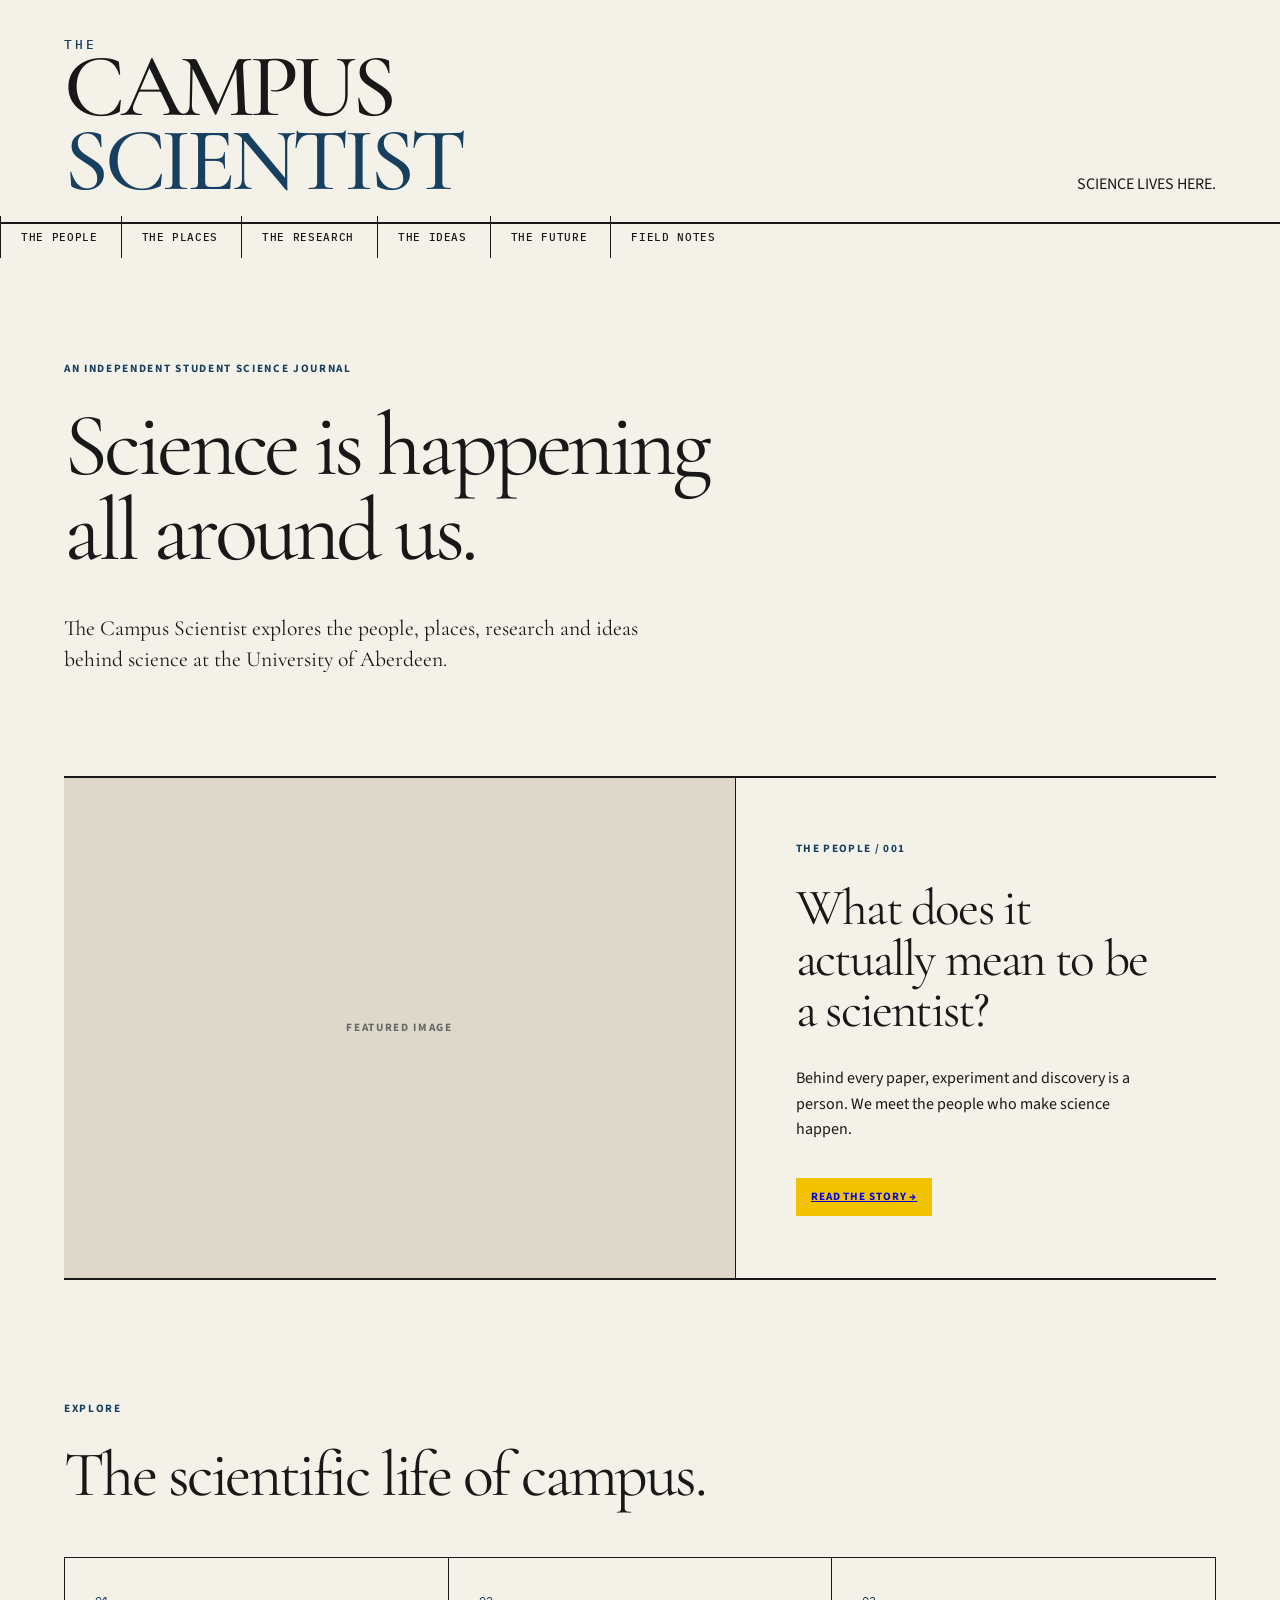
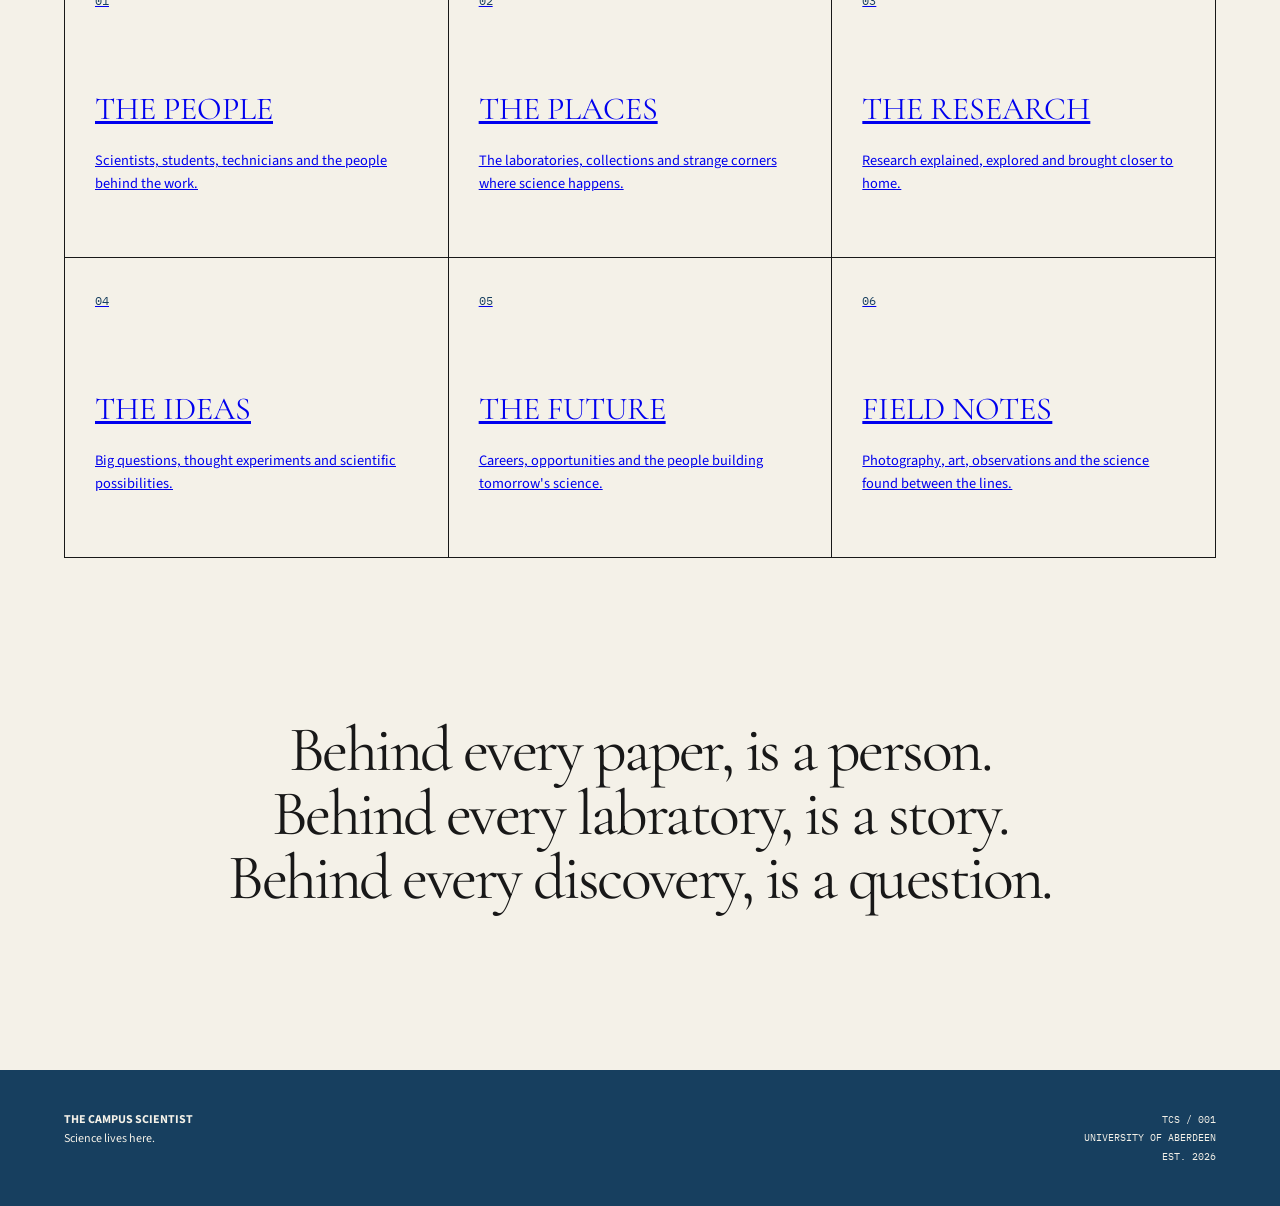
<file: index.html>
<!DOCTYPE html>
<html lang="en">
<head>
    <meta charset="UTF-8">
    <meta name="viewport" content="width=device-width, initial-scale=1.0">

    <title>The Campus Scientist</title>

    <meta name="description" content="The Campus Scientist — exploring the people, places, research and ideas behind science.">
<link rel="preconnect" href="https://fonts.googleapis.com">
<link rel="preconnect" href="https://fonts.gstatic.com" crossorigin>

<link href="https://fonts.googleapis.com/css2?family=Cormorant+Garamond:wght@400;500;600&family=IBM+Plex+Mono:wght@400;500&family=Source+Sans+3:wght@400;500;600;700&display=swap" rel="stylesheet">
    <link rel="stylesheet" href="css/style.css">
</head>

<body>

    <!-- HEADER -->
    <header class="site-header">

        <div class="brand">
    <a href="index.html">
        <span class="brand-small">THE</span>
        <span class="brand-main">CAMPUS</span>
        <span class="brand-main scientist">SCIENTIST</span>
    </a>
</div>

        <div class="tagline">
            SCIENCE LIVES HERE.
        </div>

    </header>


    <!-- NAVIGATION -->
    <nav class="main-nav">

        <a href="people.html">THE PEOPLE</a>
        <a href="places.html">THE PLACES</a>
        <a href="research.html">THE RESEARCH</a>
        <a href="ideas.html">THE IDEAS</a>
        <a href="future.html">THE FUTURE</a>
        <a href="field-notes.html">FIELD NOTES</a>

    </nav>


    <!-- MAIN CONTENT -->
    <main>

        <!-- INTRODUCTION -->
        <section class="intro">

            <p class="eyebrow">AN INDEPENDENT STUDENT SCIENCE JOURNAL</p>

            <h1>
                Science is happening<br>
                all around us.
            </h1>

            <p class="intro-text">
                The Campus Scientist explores the people, places, research
                and ideas behind science at the University of Aberdeen.
            </p>

        </section>


        <!-- FEATURED STORY -->
        <section class="featured">

            <div class="featured-image">
                <div class="image-placeholder">
                    FEATURED IMAGE
                </div>
            </div>

            <div class="featured-text">

                <p class="section-label">THE PEOPLE / 001</p>

                <h2>
                    What does it actually mean to be a scientist?
                </h2>

                <p>
                    Behind every paper, experiment and discovery is a person.
                    We meet the people who make science happen.
                </p>

                <a class="read-more" href="#">
                    READ THE STORY →
                </a>

            </div>

        </section>


        <!-- SECTION GRID -->
        <section class="section-introduction">

            <p class="eyebrow">EXPLORE</p>

            <h2>The scientific life of campus.</h2>

        </section>


        <section class="section-grid">

            <a href="people.html" class="section-card">
                <span>01</span>
                <h3>THE PEOPLE</h3>
                <p>Scientists, students, technicians and the people behind the work.</p>
            </a>

            <a href="places.html" class="section-card">
                <span>02</span>
                <h3>THE PLACES</h3>
                <p>The laboratories, collections and strange corners where science happens.</p>
            </a>

            <a href="research.html" class="section-card">
                <span>03</span>
                <h3>THE RESEARCH</h3>
                <p>Research explained, explored and brought closer to home.</p>
            </a>

            <a href="ideas.html" class="section-card">
                <span>04</span>
                <h3>THE IDEAS</h3>
                <p>Big questions, thought experiments and scientific possibilities.</p>
            </a>

            <a href="future.html" class="section-card">
                <span>05</span>
                <h3>THE FUTURE</h3>
                <p>Careers, opportunities and the people building tomorrow's science.</p>
            </a>

            <a href="field-notes.html" class="section-card">
                <span>06</span>
                <h3>FIELD NOTES</h3>
                <p>Photography, art, observations and the science found between the lines.</p>
            </a>

        </section>


        <!-- EDITORIAL STATEMENT -->
        <section class="statement">

            <p>
                Behind every paper, is a person.<br>
                Behind every labratory, is a story.<br>
                Behind every discovery, is a question.
            </p>

        </section>

    </main>


    <!-- FOOTER -->
    <footer>

        <div>
            <strong>THE CAMPUS SCIENTIST</strong>
            <br>
            Science lives here.
        </div>

        <div class="footer-meta">
            TCS / 001<br>
            UNIVERSITY OF ABERDEEN<br>
            EST. 2026
        </div>

    </footer>

</body>
</html>
</file>
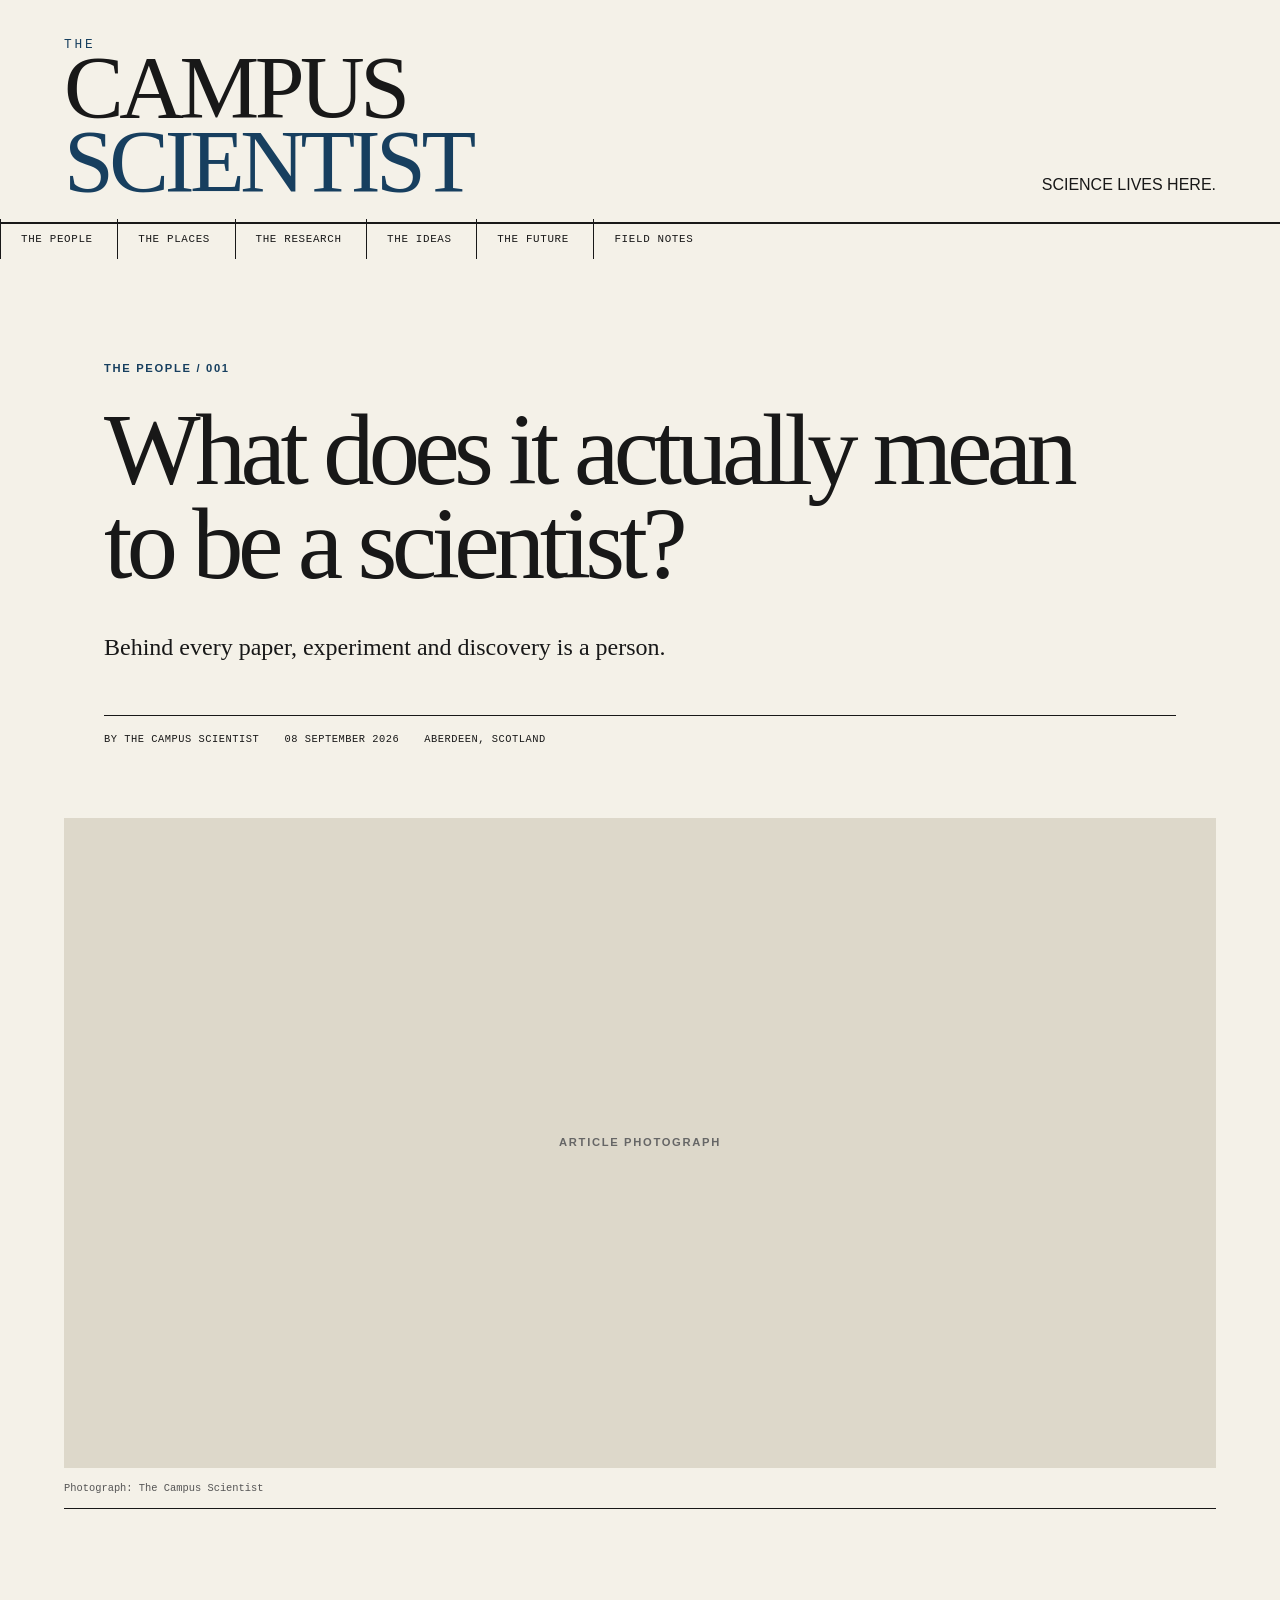
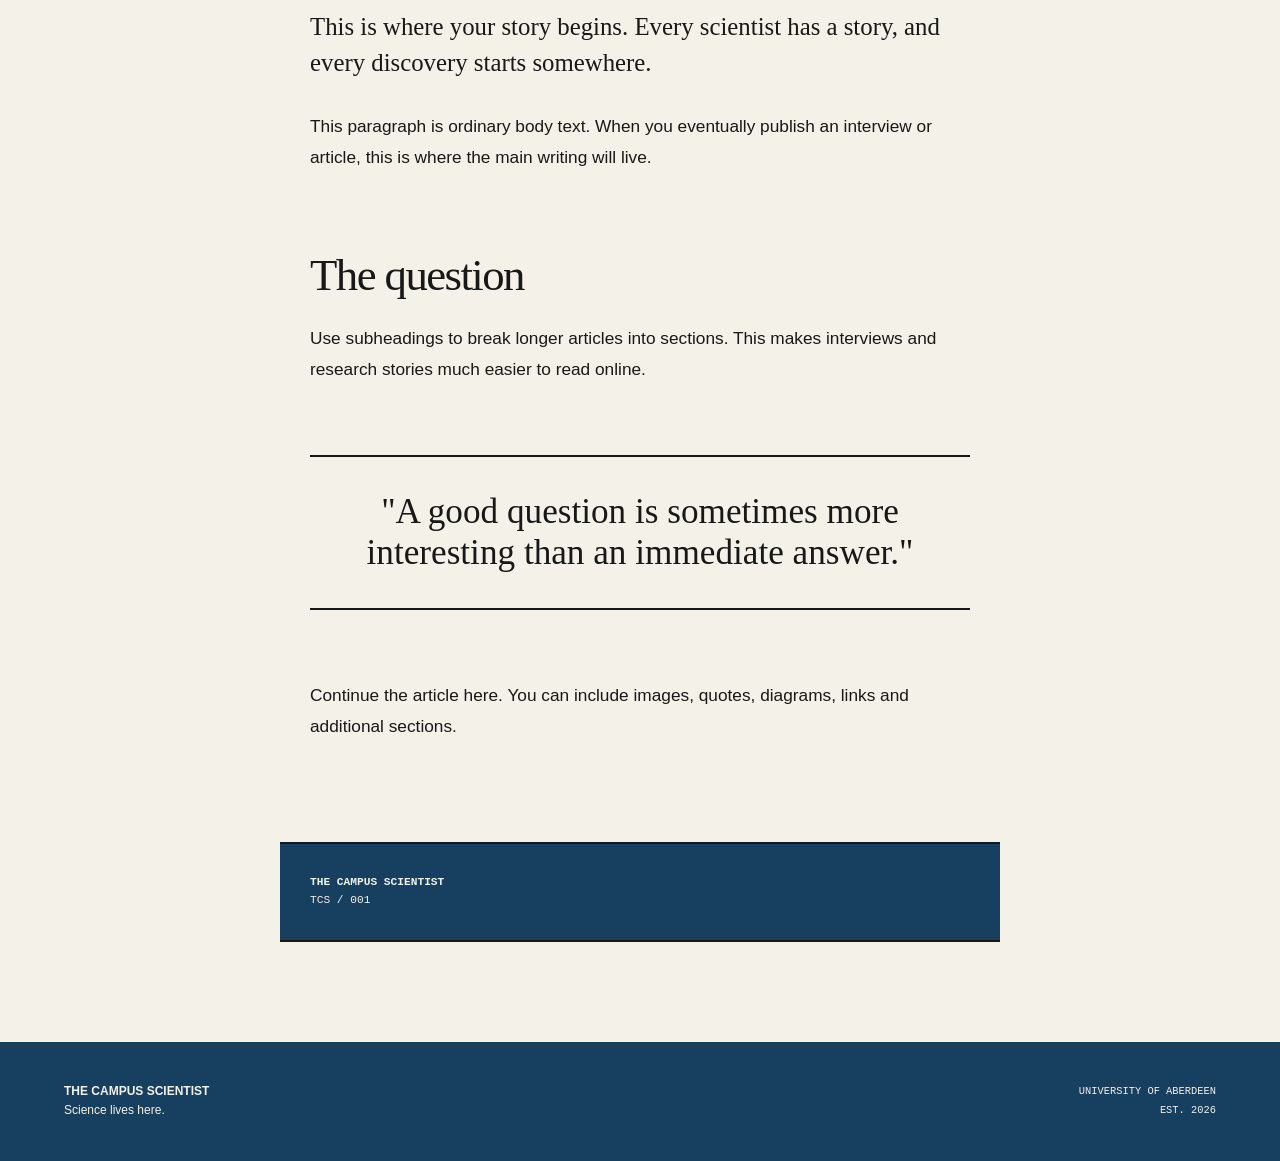
<file: article.html>
<!DOCTYPE html>
<html lang="en">

<head>
    <meta charset="UTF-8">
    <meta name="viewport" content="width=device-width, initial-scale=1.0">

    <title>Article Title — The Campus Scientist</title>

    <meta name="description"
          content="A story from The Campus Scientist.">

    <link rel="stylesheet" href="css/style.css">
</head>

<body>

    <!-- HEADER -->

    <header class="site-header">

       <div class="brand">
    <a href="index.html">
        <span class="brand-small">THE</span>
        <span class="brand-main">CAMPUS</span>
        <span class="brand-main scientist">SCIENTIST</span>
    </a>
</div>

        <div class="tagline">
            SCIENCE LIVES HERE.
        </div>

    </header>


    <!-- NAVIGATION -->

    <nav class="main-nav">

        <a href="people.html">THE PEOPLE</a>
        <a href="places.html">THE PLACES</a>
        <a href="research.html">THE RESEARCH</a>
        <a href="ideas.html">THE IDEAS</a>
        <a href="future.html">THE FUTURE</a>
        <a href="field-notes.html">FIELD NOTES</a>

    </nav>


    <!-- ARTICLE -->

    <main>

        <article class="article">

            <!-- ARTICLE METADATA -->

            <header class="article-header">

                <p class="eyebrow">
                    THE PEOPLE / 001
                </p>

                <h1>
                    What does it actually mean to be a scientist?
                </h1>

                <p class="article-subtitle">
                    Behind every paper, experiment and discovery
                    is a person.
                </p>

                <div class="article-meta">

                    <span>
                        BY THE CAMPUS SCIENTIST
                    </span>

                    <span>
                        08 SEPTEMBER 2026
                    </span>

                    <span>
                        ABERDEEN, SCOTLAND
                    </span>

                </div>

            </header>


            <!-- HERO IMAGE -->

            <div class="article-image">

                <div class="image-placeholder">
                    ARTICLE PHOTOGRAPH
                </div>

                <p class="image-caption">
                    Photograph: The Campus Scientist
                </p>

            </div>


            <!-- ARTICLE CONTENT -->

            <div class="article-content">

                <p class="article-intro">
                    This is where your story begins.
                    Every scientist has a story, and every discovery
                    starts somewhere.
                </p>


                <p>
                    This paragraph is ordinary body text. When you
                    eventually publish an interview or article, this is
                    where the main writing will live.
                </p>


                <h2>
                    The question
                </h2>


                <p>
                    Use subheadings to break longer articles into
                    sections. This makes interviews and research stories
                    much easier to read online.
                </p>


                <blockquote>
                    "A good question is sometimes more interesting
                    than an immediate answer."
                </blockquote>


                <p>
                    Continue the article here. You can include images,
                    quotes, diagrams, links and additional sections.
                </p>

            </div>


            <!-- ARTICLE END -->

            <footer class="article-footer">

                <p>
                    <strong>THE CAMPUS SCIENTIST</strong>
                    <br>
                    TCS / 001
                </p>

            </footer>

        </article>

    </main>


    <!-- SITE FOOTER -->

    <footer>

        <div>
            <strong>THE CAMPUS SCIENTIST</strong>
            <br>
            Science lives here.
        </div>

        <div class="footer-meta">
            UNIVERSITY OF ABERDEEN<br>
            EST. 2026
        </div>

    </footer>

</body>
</html>
</file>
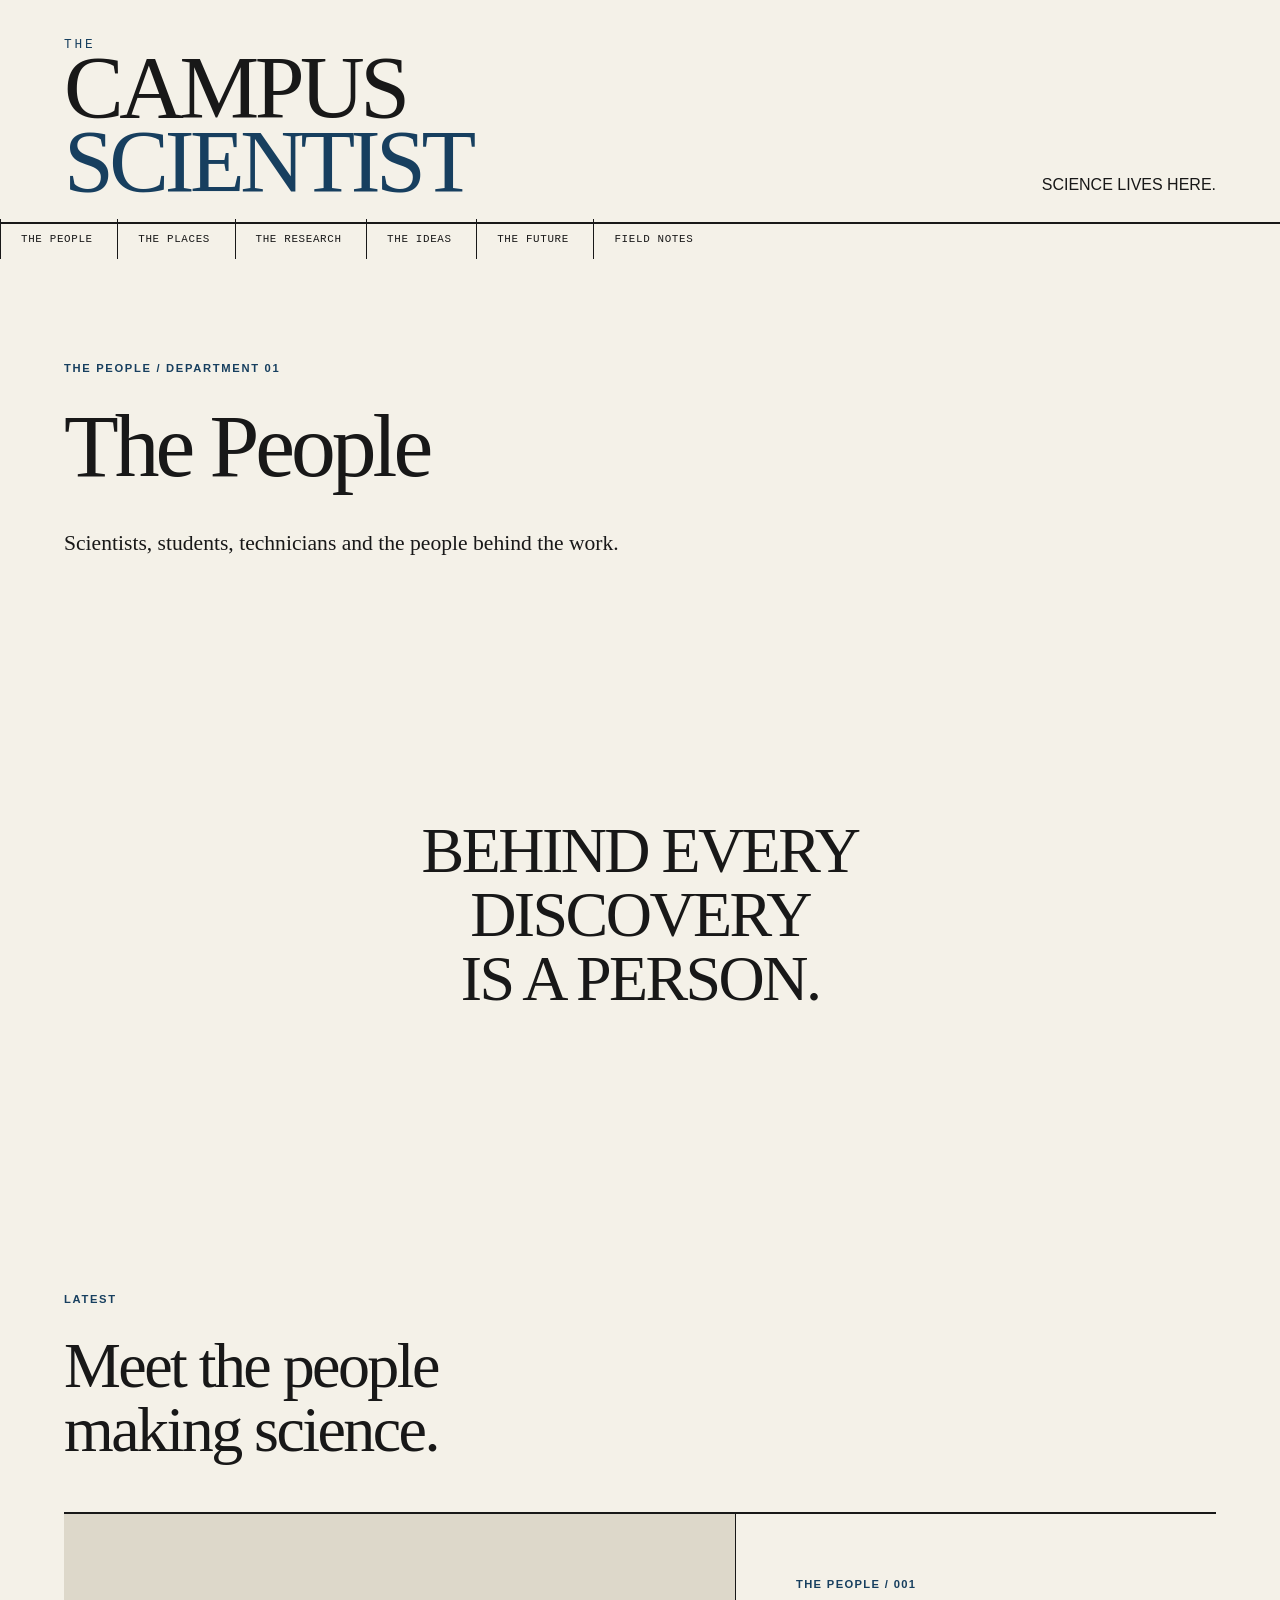
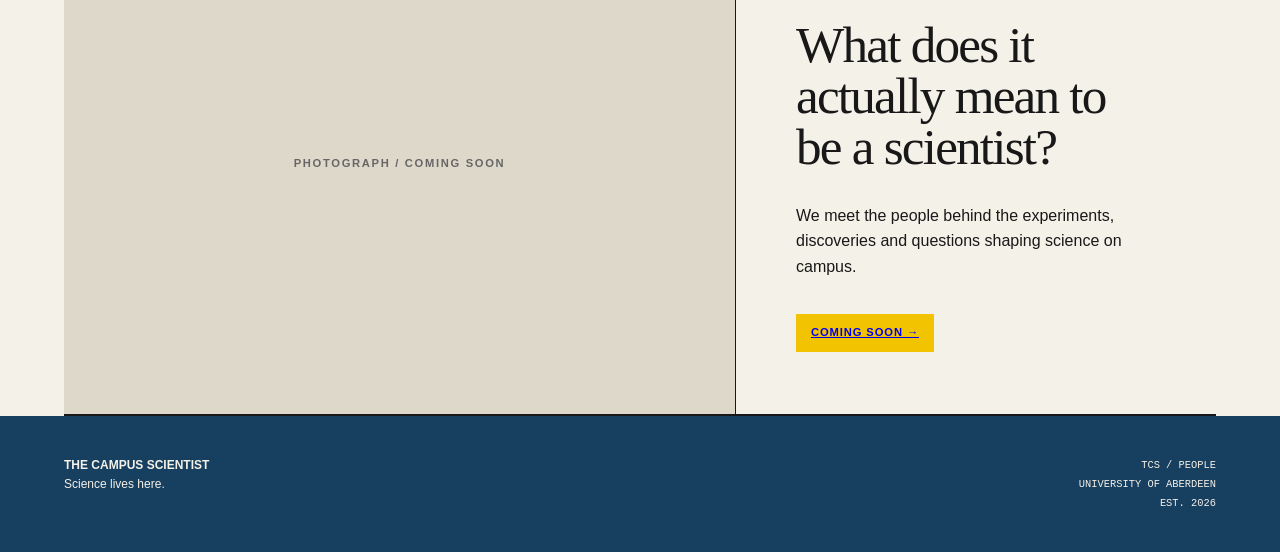
<file: people.html>
<!DOCTYPE html>
<html lang="en">

<head>
    <meta charset="UTF-8">
    <meta name="viewport" content="width=device-width, initial-scale=1.0">

    <title>The People — The Campus Scientist</title>

    <meta name="description"
          content="The people behind science at the University of Aberdeen.">

    <link rel="stylesheet" href="css/style.css">
</head>

<body>

    <!-- HEADER -->

    <header class="site-header">

       <div class="brand">
    <a href="index.html">
        <span class="brand-small">THE</span>
        <span class="brand-main">CAMPUS</span>
        <span class="brand-main scientist">SCIENTIST</span>
    </a>
</div>

        <div class="tagline">
            SCIENCE LIVES HERE.
        </div>

    </header>


    <!-- NAVIGATION -->

    <nav class="main-nav">

        <a href="people.html">THE PEOPLE</a>
        <a href="places.html">THE PLACES</a>
        <a href="research.html">THE RESEARCH</a>
        <a href="ideas.html">THE IDEAS</a>
        <a href="future.html">THE FUTURE</a>
        <a href="field-notes.html">FIELD NOTES</a>

    </nav>


    <!-- PAGE -->

    <main>

        <section class="intro">

            <p class="eyebrow">
                THE PEOPLE / DEPARTMENT 01
            </p>

            <h1>
                The People
            </h1>

            <p class="intro-text">
                Scientists, students, technicians and the people
                behind the work.
            </p>

        </section>


        <section class="statement">

            <p>
                BEHIND EVERY<br>
                DISCOVERY<br>
                IS A PERSON.
            </p>

        </section>


        <section class="section-introduction">

            <p class="eyebrow">
                LATEST
            </p>

            <h2>
                Meet the people<br>
                making science.
            </h2>

        </section>


        <!-- ARTICLES WILL GO HERE -->

        <section class="featured">

            <div class="featured-image">

                <div class="image-placeholder">
                    PHOTOGRAPH / COMING SOON
                </div>

            </div>

            <div class="featured-text">

                <p class="section-label">
                    THE PEOPLE / 001
                </p>

                <h2>
                    What does it actually mean to be a scientist?
                </h2>

                <p>
                    We meet the people behind the experiments,
                    discoveries and questions shaping science
                    on campus.
                </p>

                <a class="read-more" href="#">
                    COMING SOON →
                </a>

            </div>

        </section>

    </main>


    <!-- FOOTER -->

    <footer>

        <div>
            <strong>THE CAMPUS SCIENTIST</strong>
            <br>
            Science lives here.
        </div>

        <div class="footer-meta">
            TCS / PEOPLE<br>
            UNIVERSITY OF ABERDEEN<br>
            EST. 2026
        </div>

    </footer>

</body>
</html>
</file>
<file: css/style.css>
/* =========================================================
   THE CAMPUS SCIENTIST
   Main stylesheet
   ========================================================= */


/* ---------- BASIC RESET ---------- */

* {
    margin: 0;
    padding: 0;
    box-sizing: border-box;
}

html {
    scroll-behavior: smooth;
}

body {
    background: #F4F1E8;
    color: #181818;
    font-family: "Source Sans 3", sans-serif;
    line-height: 1.6;
}
}

a {
    color: inherit;
    text-decoration: none;
}


/* ---------- COLOUR VARIABLES ---------- */

:root {
    --paper: #F4F1E8;
    --ink: #181818;
    --blue: #173F5F;
    --yellow: #F2C300;
    --line: #181818;
}


/* ---------- HEADER ---------- */

.site-header {
    display: flex;
    justify-content: space-between;
    align-items: flex-end;

    padding: 40px 5vw 25px;

    border-bottom: 2px solid var(--ink);
}

/* ---------- LOGO ---------- */

.brand a {
    display: flex;
    flex-direction: column;
    align-items: flex-start;

    line-height: 0.82;

    color: var(--ink);
    text-decoration: none;
}

.brand a:hover,
.brand a:visited,
.brand a:active {
    color: inherit;
    text-decoration: none;
}


/* THE */

.brand-small {
    font-family: "IBM Plex Mono", monospace;

    font-size: 0.8rem;
    font-weight: 500;
    letter-spacing: 0.22em;

    color: var(--blue);

    text-decoration: none;
}


/* CAMPUS */

.brand-main {
    font-family: "Cormorant Garamond", serif;

    font-size: clamp(3.5rem, 7vw, 7rem);
    font-weight: 500;

    line-height: 0.82;
    letter-spacing: -0.05em;

    color: var(--ink);

    text-decoration: none;
}


/* SCIENTIST */

.brand-main.scientist {
    color: var(--blue);
}


/* ---------- NAVIGATION ---------- */

.main-nav a {
    padding: 14px 20px;
    font-family: "IBM Plex Mono", monospace;
    font-size: 0.68rem;
    font-weight: 500;
    letter-spacing: 0.06em;
    color: var(--ink);
    text-decoration: none;
    border-left: 1px solid var(--ink);
    transition: background 0.2s ease, color 0.2s ease;
}

.main-nav a:visited {
    color: var(--ink);
    text-decoration: none;
}

.main-nav a:hover {
    color: var(--ink);
    text-decoration: none;
    background: var(--yellow);
}

.main-nav a:active {
    color: var(--ink);
    text-decoration: none;
}


/* ---------- INTRODUCTION ---------- */

.intro {
    padding: 110px 5vw 100px;
    max-width: 1100px;
}

.eyebrow {
    margin-bottom: 25px;

    font-size: 0.7rem;
    font-weight: bold;
    letter-spacing: 0.15em;
    color: var(--blue);
}

.intro h1 {
    font-family: "Cormorant Garamond", serif;
    font-size: clamp(3rem, 7vw, 7rem);
    font-weight: normal;
    line-height: 0.95;
    letter-spacing: -0.045em;
}

.intro-text {
    max-width: 600px;
    margin-top: 40px;

    font-family: "Cormorant Garamond", serif;
    font-size: 1.35rem;
    line-height: 1.45;
}


/* ---------- FEATURED STORY ---------- */

.featured {
    display: grid;
    grid-template-columns: 1.4fr 1fr;

    margin: 0 5vw;

    border-top: 2px solid var(--ink);
    border-bottom: 2px solid var(--ink);
}

.featured-image {
    min-height: 500px;

    border-right: 1px solid var(--ink);
}

.image-placeholder {
    height: 100%;
    min-height: 500px;

    display: flex;
    align-items: center;
    justify-content: center;

    background: #ddd8ca;

    font-size: 0.7rem;
    font-weight: bold;
    letter-spacing: 0.15em;
    color: #666;
}

.featured-text {
    padding: 60px;
    display: flex;
    flex-direction: column;
    justify-content: center;
}

.section-label {
    margin-bottom: 25px;

    font-size: 0.7rem;
    font-weight: bold;
    letter-spacing: 0.12em;

    color: var(--blue);
}

.featured-text h2 {
    font-family: "Cormorant Garamond", serif;
    font-size: clamp(2rem, 4vw, 4rem);
    font-weight: normal;
    line-height: 1;
    letter-spacing: -0.035em;
}

.featured-text p:not(.section-label) {
    margin-top: 30px;
    max-width: 500px;
}

.read-more {
    display: inline-block;

    margin-top: 35px;
    padding: 10px 15px;

    background: var(--yellow);

    width: fit-content;

    font-size: 0.7rem;
    font-weight: bold;
    letter-spacing: 0.08em;
}


/* ---------- SECTION INTRODUCTION ---------- */

.section-introduction {
    padding: 120px 5vw 50px;
}

.section-introduction h2 {
    font-family: "Cormorant Garamond", serif;
    font-size: clamp(2.5rem, 5vw, 5rem);
    font-weight: normal;
    line-height: 1;
    letter-spacing: -0.04em;
}


/* ---------- SECTION GRID ---------- */

.section-grid {
    display: grid;
    grid-template-columns: repeat(3, 1fr);

    margin: 0 5vw;

    border-top: 1px solid var(--ink);
    border-left: 1px solid var(--ink);
}

.section-card {
    min-height: 300px;

    padding: 30px;

    border-right: 1px solid var(--ink);
    border-bottom: 1px solid var(--ink);

    transition: background 0.2s ease;
}

.section-card:hover {
    background: var(--yellow);
}

.section-card span {
    font-family: "IBM Plex Mono", monospace;
    font-size: 0.75rem;
    color: var(--blue);
}

.section-card h3 {
    margin-top: 70px;

    font-family: "Cormorant Garamond", serif;
    font-size: 2rem;
    font-weight: normal;
}

.section-card p {
    margin-top: 15px;
    max-width: 350px;

    font-size: 0.9rem;
}


/* ---------- EDITORIAL STATEMENT ---------- */

.statement {
    padding: 160px 5vw;

    text-align: center;
}

.statement p {
    font-family: "Cormorant Garamond", serif;
    font-size: clamp(2rem, 5vw, 5rem);
    line-height: 1;
    letter-spacing: -0.04em;
}


/* ---------- FOOTER ---------- */

footer {
    display: flex;
    justify-content: space-between;

    padding: 40px 5vw;

    background: var(--blue);
    color: var(--paper);

    font-size: 0.75rem;
}

.footer-meta {
    text-align: right;
    font-family: "IBM Plex Mono", monospace;
    font-size: 0.65rem;
    line-height: 1.8;
}


/* =========================================================
   MOBILE
   ========================================================= */

@media (max-width: 800px) {

    .site-header {
        display: block;
        padding-top: 30px;
    }

    .tagline {
        margin-top: 25px;
    }

    .main-nav {
        display: block;
        padding: 0;
    }

    .main-nav a {
        display: block;
        border-left: none;
        border-bottom: 1px solid var(--ink);
    }

    .main-nav a:last-child {
        border-right: none;
    }

    .intro {
        padding: 70px 5vw;
    }

    .featured {
        display: block;
    }

    .featured-image {
        border-right: none;
        border-bottom: 1px solid var(--ink);
    }

    .featured-text {
        padding: 40px 5vw;
    }

    .section-grid {
        grid-template-columns: 1fr;
    }

    .statement {
        padding: 100px 5vw;
    }

    footer {
        display: block;
    }

    .footer-meta {
        margin-top: 30px;
        text-align: left;
    }
}
/* =========================================================
   ARTICLE PAGES
   ========================================================= */

.article {
    width: 100%;
}


/* ---------- ARTICLE HEADER ---------- */

.article-header {
    max-width: 1200px;
    margin: 0 auto;
    padding: 110px 5vw 70px;
}

.article-header h1 {
    max-width: 1000px;

    font-family: "Cormorant Garamond", serif;
    font-size: clamp(3.5rem, 8vw, 8rem);
    font-weight: normal;
    line-height: 0.92;
    letter-spacing: -0.055em;
}

.article-subtitle {
    max-width: 650px;

    margin-top: 40px;

    font-family: "Cormorant Garamond", serif;
    font-size: 1.5rem;
    line-height: 1.4;
}


/* ---------- ARTICLE METADATA ---------- */

.article-meta {
    display: flex;
    flex-wrap: wrap;
    gap: 25px;

    margin-top: 50px;
    padding-top: 15px;

    border-top: 1px solid var(--ink);

    font-family: "IBM Plex Mono", monospace;
    font-size: 0.65rem;
    letter-spacing: 0.05em;
}


/* ---------- ARTICLE IMAGE ---------- */

.article-image {
    margin: 0 5vw;
}

.article-image .image-placeholder {
    min-height: 650px;
}

.image-caption {
    padding: 12px 0;

    font-family: "IBM Plex Mono", monospace;
    font-size: 0.65rem;
    color: #555;

    border-bottom: 1px solid var(--ink);
}


/* ---------- ARTICLE BODY ---------- */

.article-content {
    max-width: 720px;

    margin: 100px auto;
    padding: 0 30px;

    font-size: 1.08rem;
    line-height: 1.8;
}

.article-content p {
    margin-bottom: 30px;
}

.article-intro {
    font-family: "Cormorant Garamond", serif;

    font-size: 1.55rem;
    line-height: 1.45;
}


/* ---------- ARTICLE HEADINGS ---------- */

.article-content h2 {
    margin: 80px 0 25px;

    font-family: "Cormorant Garamond", serif;
    font-size: 2.8rem;
    font-weight: normal;
    line-height: 1;
    letter-spacing: -0.035em;
}


/* ---------- BLOCKQUOTES ---------- */

.article-content blockquote {
    margin: 70px 0;
    padding: 35px 0;

    border-top: 2px solid var(--ink);
    border-bottom: 2px solid var(--ink);

    font-family: "Cormorant Garamond", serif;
    font-size: 2.2rem;
    line-height: 1.15;

    text-align: center;
}


/* ---------- ARTICLE FOOTER ---------- */

.article-footer {
    max-width: 720px;

    margin: 100px auto;
    padding: 30px;

    border-top: 2px solid var(--ink);
    border-bottom: 2px solid var(--ink);

    font-family: "IBM Plex Mono", monospace;
    font-size: 0.7rem;
}


/* ---------- ARTICLE MOBILE ---------- */

@media (max-width: 800px) {

    .article-header {
        padding: 70px 5vw 50px;
    }

    .article-header h1 {
        font-size: clamp(3rem, 15vw, 5rem);
    }

    .article-subtitle {
        font-size: 1.25rem;
    }

    .article-meta {
        flex-direction: column;
        gap: 8px;
    }

    .article-image .image-placeholder {
        min-height: 350px;
    }

    .article-content {
        margin: 70px auto;
        padding: 0 5vw;

        font-size: 1rem;
    }

    .article-content h2 {
        font-size: 2.2rem;
        margin-top: 60px;
    }

    .article-content blockquote {
        font-size: 1.7rem;
    }
}
</file>
